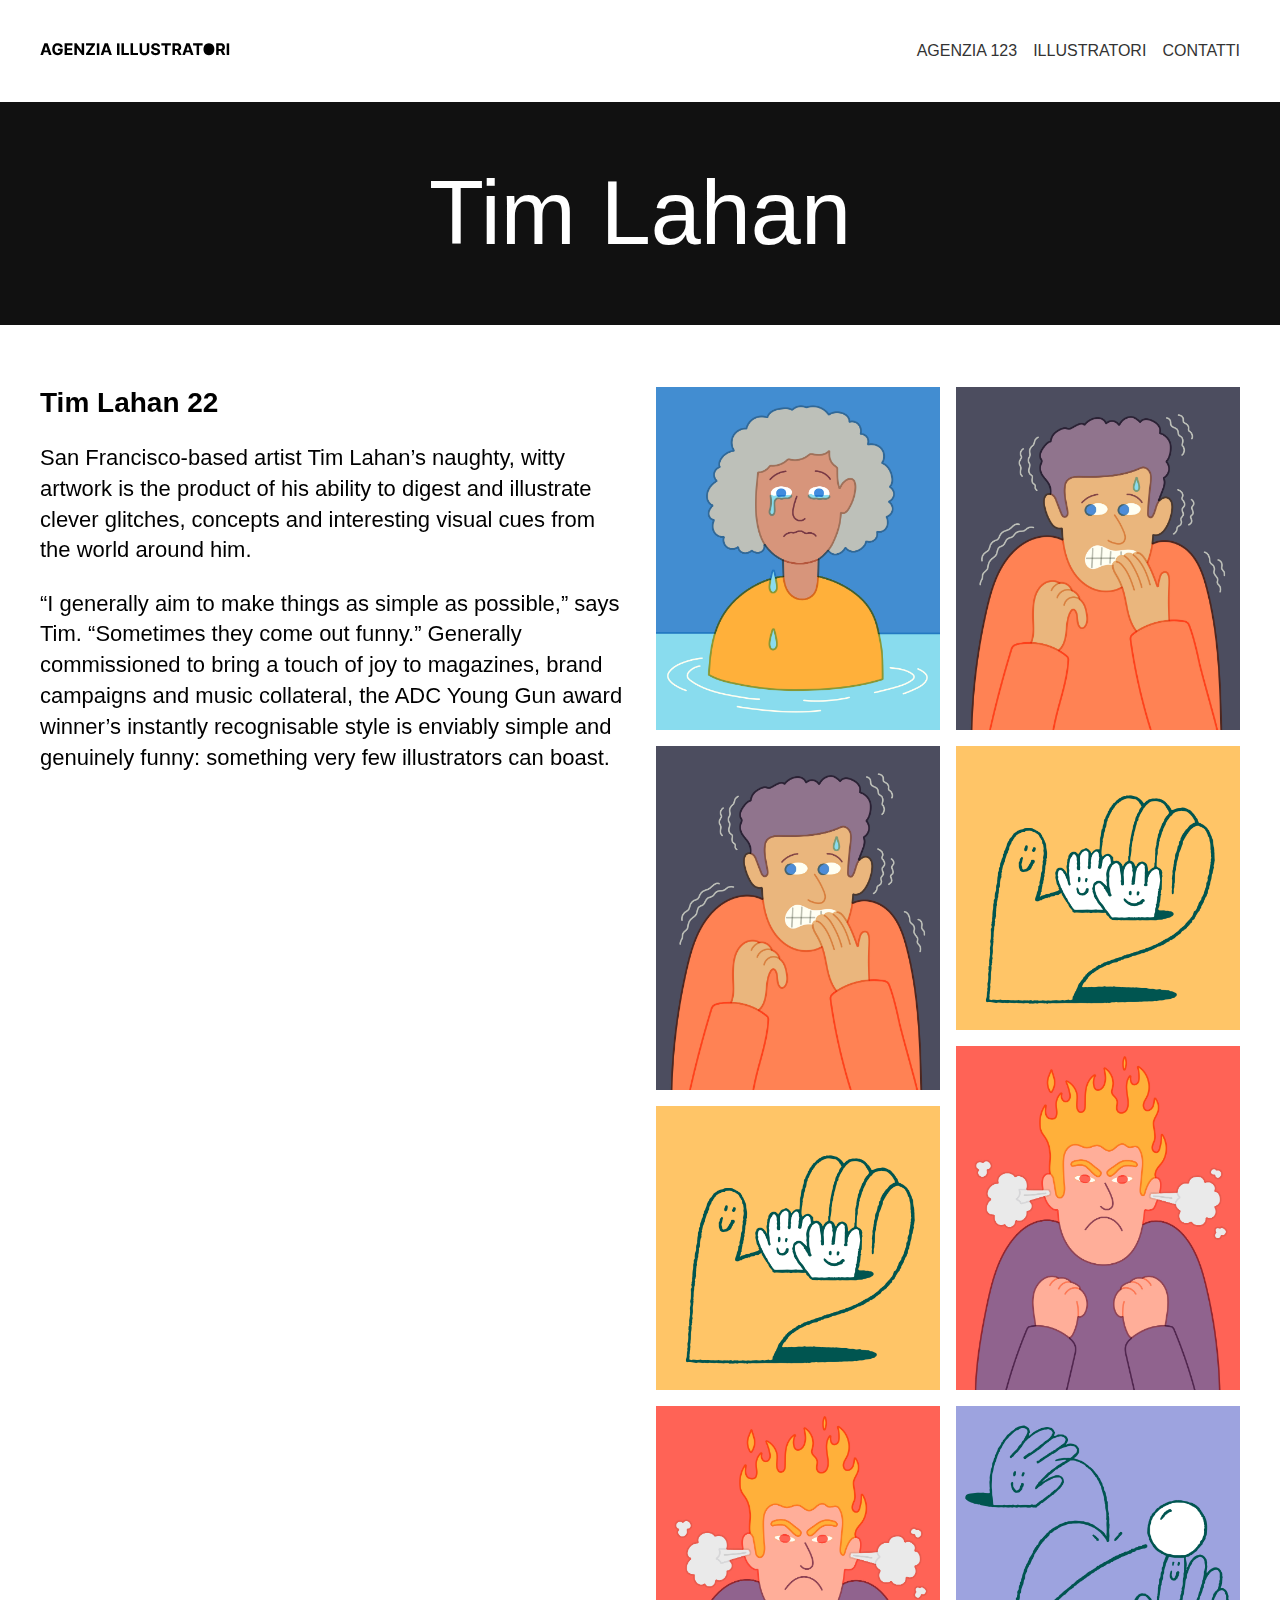
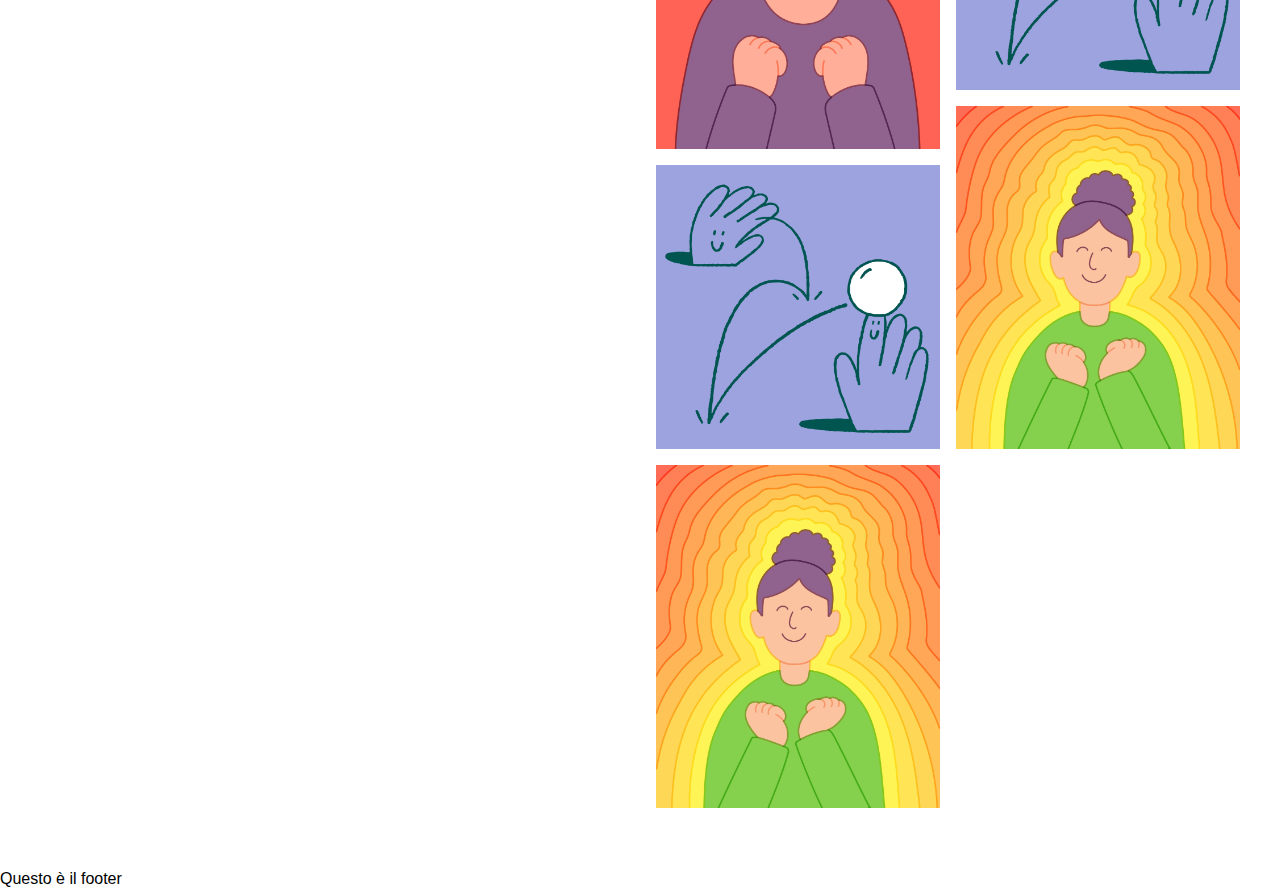
<file: pagina-illutratore.html>
<!DOCTYPE html>
<html lang="en">
<head>
    <meta charset="UTF-8">
    <meta name="viewport" content="width=device-width, initial-scale=1.0">
    <title>Document</title>
    <link rel="stylesheet" href="css/style.css">
</head>
<body>
    <header>
        <div>
            <a href="index.html"><svg width="190" height="13" viewBox="0 0 190 13" fill="none" xmlns="http://www.w3.org/2000/svg">
                <path d="M189.159 0.363647V12H186.699V0.363647H189.159Z" fill="black"/>
                <path d="M176.199 12V0.363647H180.79C181.669 0.363647 182.419 0.520844 183.04 0.835238C183.665 1.14584 184.14 1.58713 184.466 2.1591C184.795 2.72728 184.96 3.39584 184.96 4.16478C184.96 4.93751 184.794 5.60228 184.46 6.1591C184.127 6.71213 183.644 7.13637 183.011 7.43183C182.383 7.72728 181.621 7.87501 180.727 7.87501H177.653V5.89774H180.33C180.799 5.89774 181.189 5.83335 181.5 5.70456C181.811 5.57577 182.042 5.38259 182.193 5.12501C182.348 4.86744 182.426 4.54736 182.426 4.16478C182.426 3.77842 182.348 3.45266 182.193 3.18751C182.042 2.92236 181.809 2.7216 181.494 2.58524C181.184 2.44509 180.792 2.37501 180.318 2.37501H178.659V12H176.199ZM182.483 6.70456L185.375 12H182.659L179.83 6.70456H182.483Z" fill="black"/>
                <path d="M174.376 6.18183C174.376 7.45077 174.136 8.53032 173.655 9.42047C173.178 10.3106 172.526 10.9905 171.7 11.4602C170.878 11.9262 169.954 12.1591 168.928 12.1591C167.893 12.1591 166.965 11.9243 166.143 11.4546C165.321 10.9849 164.672 10.3049 164.195 9.41479C163.717 8.52464 163.479 7.44698 163.479 6.18183C163.479 4.91289 163.717 3.83335 164.195 2.9432C164.672 2.05304 165.321 1.37501 166.143 0.909105C166.965 0.439408 167.893 0.204559 168.928 0.204559C169.954 0.204559 170.878 0.439408 171.7 0.909105C172.526 1.37501 173.178 2.05304 173.655 2.9432C174.136 3.83335 174.376 4.91289 174.376 6.18183Z" fill="black"/>
                <path d="M153.084 2.39206V0.363647H162.641V2.39206H159.078V12H156.646V2.39206H153.084Z" fill="black"/>
                <path d="M144.986 12H142.349L146.366 0.363647H149.537L153.548 12H150.912L147.997 3.02274H147.906L144.986 12ZM144.821 7.42615H151.048V9.3466H144.821V7.42615Z" fill="black"/>
                <path d="M132.48 12V0.363647H137.071C137.95 0.363647 138.7 0.520844 139.321 0.835238C139.946 1.14584 140.421 1.58713 140.747 2.1591C141.077 2.72728 141.241 3.39584 141.241 4.16478C141.241 4.93751 141.075 5.60228 140.741 6.1591C140.408 6.71213 139.925 7.13637 139.293 7.43183C138.664 7.72728 137.902 7.87501 137.009 7.87501H133.935V5.89774H136.611C137.08 5.89774 137.471 5.83335 137.781 5.70456C138.092 5.57577 138.323 5.38259 138.474 5.12501C138.63 4.86744 138.707 4.54736 138.707 4.16478C138.707 3.77842 138.63 3.45266 138.474 3.18751C138.323 2.92236 138.09 2.7216 137.776 2.58524C137.465 2.44509 137.073 2.37501 136.599 2.37501H134.94V12H132.48ZM138.764 6.70456L141.656 12H138.94L136.111 6.70456H138.764Z" fill="black"/>
                <path d="M121.349 2.39206V0.363647H130.906V2.39206H127.344V12H124.912V2.39206H121.349Z" fill="black"/>
                <path d="M117.621 3.71024C117.575 3.25191 117.38 2.89585 117.036 2.64206C116.691 2.38827 116.223 2.26138 115.632 2.26138C115.231 2.26138 114.892 2.3182 114.615 2.43183C114.339 2.54168 114.126 2.69509 113.979 2.89206C113.835 3.08903 113.763 3.31251 113.763 3.56251C113.755 3.77085 113.799 3.95267 113.893 4.10797C113.992 4.26327 114.126 4.39774 114.297 4.51138C114.467 4.62123 114.664 4.71782 114.888 4.80115C115.111 4.8807 115.35 4.94888 115.604 5.0057L116.649 5.2557C117.157 5.36933 117.623 5.52085 118.047 5.71024C118.471 5.89964 118.839 6.13259 119.149 6.4091C119.46 6.68562 119.7 7.01138 119.871 7.38638C120.045 7.76138 120.134 8.1913 120.138 8.67615C120.134 9.38827 119.952 10.0057 119.592 10.5284C119.236 11.0474 118.721 11.4508 118.047 11.7387C117.376 12.0227 116.568 12.1648 115.621 12.1648C114.681 12.1648 113.863 12.0208 113.166 11.733C112.473 11.4451 111.931 11.019 111.541 10.4546C111.155 9.88638 110.952 9.18373 110.933 8.34661H113.314C113.34 8.73676 113.452 9.06251 113.649 9.32388C113.85 9.58145 114.117 9.77653 114.45 9.90911C114.787 10.0379 115.168 10.1023 115.592 10.1023C116.009 10.1023 116.371 10.0417 116.678 9.92047C116.988 9.79926 117.229 9.6307 117.399 9.41479C117.57 9.19888 117.655 8.95077 117.655 8.67047C117.655 8.4091 117.577 8.18941 117.422 8.01138C117.27 7.83335 117.047 7.68183 116.751 7.55683C116.46 7.43183 116.102 7.3182 115.678 7.21592L114.411 6.89774C113.429 6.6591 112.655 6.286 112.087 5.77842C111.518 5.27085 111.236 4.58714 111.24 3.72729C111.236 3.02274 111.424 2.40721 111.803 1.8807C112.185 1.35418 112.71 0.943196 113.376 0.647741C114.043 0.352287 114.801 0.204559 115.649 0.204559C116.513 0.204559 117.267 0.352287 117.911 0.647741C118.558 0.943196 119.062 1.35418 119.422 1.8807C119.782 2.40721 119.967 3.01706 119.979 3.71024H117.621Z" fill="black"/>
                <path d="M106.824 0.363647H109.284V7.92047C109.284 8.76895 109.081 9.51137 108.676 10.1477C108.275 10.7841 107.712 11.2803 106.989 11.6364C106.265 11.9886 105.422 12.1648 104.46 12.1648C103.494 12.1648 102.65 11.9886 101.926 11.6364C101.203 11.2803 100.64 10.7841 100.239 10.1477C99.8371 9.51137 99.6364 8.76895 99.6364 7.92047V0.363647H102.097V7.71024C102.097 8.15342 102.193 8.54736 102.386 8.89206C102.583 9.23675 102.86 9.50759 103.216 9.70456C103.572 9.90153 103.987 10 104.46 10C104.938 10 105.352 9.90153 105.705 9.70456C106.061 9.50759 106.335 9.23675 106.528 8.89206C106.725 8.54736 106.824 8.15342 106.824 7.71024V0.363647Z" fill="black"/>
                <path d="M90.5582 12V0.363647H93.0185V9.9716H98.0071V12H90.5582Z" fill="black"/>
                <path d="M81.4801 12V0.363647H83.9403V9.9716H88.929V12H81.4801Z" fill="black"/>
                <path d="M79.456 0.363647V12H76.9957V0.363647H79.456Z" fill="black"/>
                <path d="M63.3295 12H60.6932L64.7102 0.363647H67.8807L71.892 12H69.2557L66.3409 3.02274H66.25L63.3295 12ZM63.1648 7.42615H69.392V9.3466H63.1648V7.42615Z" fill="black"/>
                <path d="M59.2997 0.363647V12H56.8395V0.363647H59.2997Z" fill="black"/>
                <path d="M46.0426 12V10.5398L51.8494 2.39206H46.0312V0.363647H54.9403V1.82387L49.1278 9.9716H54.9517V12H46.0426Z" fill="black"/>
                <path d="M44.1349 0.363647V12H42.0099L36.9474 4.67615H36.8622V12H34.402V0.363647H36.5611L41.5838 7.68183H41.6861V0.363647H44.1349Z" fill="black"/>
                <path d="M24.6051 12V0.363647H32.446V2.39206H27.0653V5.16478H32.0426V7.19319H27.0653V9.9716H32.4688V12H24.6051Z" fill="black"/>
                <path d="M20.1491 4.12501C20.0696 3.8485 19.9579 3.60418 19.8139 3.39206C19.67 3.17615 19.4938 2.99433 19.2855 2.84661C19.081 2.69509 18.8461 2.57956 18.581 2.50001C18.3196 2.42047 18.0298 2.3807 17.7116 2.3807C17.117 2.3807 16.5942 2.52842 16.1435 2.82388C15.6965 3.11933 15.348 3.54926 15.098 4.11365C14.848 4.67426 14.723 5.35986 14.723 6.17047C14.723 6.98107 14.8461 7.67047 15.0923 8.23865C15.3385 8.80683 15.687 9.24054 16.1378 9.53979C16.5885 9.83524 17.1207 9.98297 17.7344 9.98297C18.2912 9.98297 18.7666 9.88448 19.1605 9.68751C19.5582 9.48676 19.8613 9.20456 20.0696 8.84092C20.2817 8.47729 20.3878 8.04736 20.3878 7.55115L20.8878 7.62501H17.8878V5.77274H22.7571V7.23865C22.7571 8.26138 22.5412 9.14017 22.1094 9.87501C21.6776 10.6061 21.0829 11.1705 20.3253 11.5682C19.5677 11.9621 18.7003 12.1591 17.723 12.1591C16.6321 12.1591 15.6738 11.9186 14.848 11.4375C14.0223 10.9527 13.3783 10.2652 12.9162 9.37501C12.4579 8.48107 12.2287 7.42047 12.2287 6.1932C12.2287 5.25001 12.3651 4.40911 12.6378 3.67047C12.9143 2.92804 13.3007 2.29926 13.7969 1.78411C14.2931 1.26895 14.8707 0.876908 15.5298 0.607968C16.1889 0.339029 16.9029 0.204559 17.6719 0.204559C18.331 0.204559 18.9446 0.30115 19.5128 0.494332C20.081 0.683726 20.5848 0.952666 21.0241 1.30115C21.4673 1.64963 21.8291 2.06441 22.1094 2.54547C22.3897 3.02274 22.5696 3.54926 22.6491 4.12501H20.1491Z" fill="black"/>
                <path d="M3.01705 12H0.380682L4.39773 0.363647H7.56818L11.5795 12H8.94318L6.02841 3.02274H5.9375L3.01705 12ZM2.85227 7.42615H9.07955V9.3466H2.85227V7.42615Z" fill="black"/>
                </svg>
            </a>
        </div>
        <nav>
            <ul>
                <li><a href="">Agenzia 123</a></li>
                <li><a href="">Illustratori</a></li>
                <li><a href="">Contatti</a></li>
            </ul>
        </nav>
    </header>
    <main>
        <section class="info">
            <h1>Tim Lahan</h1>
        </section>
        <section class="illustratore">
            <div class="bio">
                <div class="sticky">
                    <h2>Tim Lahan 22</h2>
                    <p>San Francisco-based artist Tim Lahan’s naughty, witty artwork is the product of his ability to digest and illustrate clever glitches, concepts and interesting visual cues from the world around him. </p>
                    <p>“I generally aim to make things as simple as possible,” says Tim. “Sometimes they come out funny.” Generally commissioned to bring a touch of joy to magazines, brand campaigns and music collateral, the ADC Young Gun award winner’s instantly recognisable style is enviably simple and genuinely funny: something very few illustrators can boast.</p>
                </div>
            </div>
            <div class="lavori">
               <a href="#myModal-1"> <img src="immagini/AP_Tim_Lahan_emotions_1_2x.jpg" alt="" srcset=""></a>
               <a href="#myModal-2"><img src="immagini/AP_Tim_Lahan_emotions_2_2x.jpg" alt="" srcset=""></a>
                <img src="immagini/AP_Tim_Lahan_ONEMEDICAL_1_2x.jpg" alt="" srcset="">
                <img src="immagini/AP_Tim_Lahan_emotions_4_2x.jpg" alt="" srcset="">
                <img src="immagini/AP_Tim_Lahan_ONEMEDICAL_3_2x.jpg" alt="" srcset="">
                <img src="immagini/AP_Tim_Lahan_emotions_3_2x.jpg" alt="" srcset="">
                <img src="immagini/AP_Tim_Lahan_emotions_2_2x.jpg" alt="" srcset="">
                <img src="immagini/AP_Tim_Lahan_ONEMEDICAL_1_2x.jpg" alt="" srcset="">
                <img src="immagini/AP_Tim_Lahan_emotions_4_2x.jpg" alt="" srcset="">
                <img src="immagini/AP_Tim_Lahan_ONEMEDICAL_3_2x.jpg" alt="" srcset="">
                <img src="immagini/AP_Tim_Lahan_emotions_3_2x.jpg" alt="" srcset="">
            </div>
        </section>
    </main>
    <footer>
        <p>Questo è il footer</p>
    </footer>
    <div id="myModal-1" class="modal">
        <div class="modal-content">
          <a href="#" id="closeModal" class="close">&times</a>
          <img src="immagini/AP_Tim_Lahan_emotions_1_2x.jpg">
        </div>
    </div>
    <div id="myModal-2" class="modal">
        <div class="modal-content">
          <a href="#" id="closeModal" class="close">&times</a>
          <img src="immagini/AP_Tim_Lahan_emotions_2_2x.jpg">
        </div>
    </div>
</body>
</html>
</file>
<file: css/style.css>
body {
    margin: 0;
    font-family: -apple-system, BlinkMacSystemFont, "Segoe UI", Roboto, Helvetica, Arial, sans-serif, "Apple Color Emoji", "Segoe UI Emoji", "Segoe UI Symbol";
}

h1, h2, h3, h4, h5, h6, p, ul, ol {
    margin: 0;
    padding: 0;
}

img {
    max-width: 100%;
    display: block;
}

header {
    max-width: 1200px;
    margin: auto;
    display: flex;
    justify-content: space-between;
    padding: 42px 16px;
    margin: auto;
}

header nav ul {
    list-style: none;
    display: flex;
    gap: 16px;
    text-transform: uppercase;
}

header nav ul a {
    text-decoration: none;
    color: #333;
}

header nav ul a:hover {
    color: #000;
} 

.info {
    background-color: #111;
    color: #fff;
    padding: 62px 16px;
}

.info h1 {
    text-align: center;
    font-size: 90px;
    font-weight: normal;
    max-width: 900px;
    margin: auto;
    line-height: 1.1;
}

.card {
    max-width: 900px;
    margin: auto;
    padding: 62px 16px;
    display: grid;
    grid-template-columns: repeat(auto-fill, minmax(250px, 1fr));
    gap:32px;
}

.card img {
    height: 300px;
    width: 100%;
    object-fit: cover;
    border-radius:16px 16px 0 0;
}

.card .testo {
    background-color: #fff;
    padding: 16px;
    border-radius:0 0 16px 16px;
}

.card h2, .card p {
    font-size: 18px;
}

.illustratore {
    max-width: 1200px;
    margin: auto;
    display: grid;
    grid-template-columns: 1fr 1fr;
    gap: 32px;
    padding: 62px 16px;
}

.illustratore .sticky {
    position: sticky;
    top:20px;
}

.illustratore .bio h2 {
    font-size: 28px;
    margin-bottom: 1.5rem;
}

.illustratore .bio p {
    font-size: 22px;
    line-height: 1.4;
    margin-bottom: 1.4rem;
}

.illustratore .lavori {
    column-count: 2;
    column-gap: 16px;
}

.illustratore .lavori img {
    margin-bottom: 16px;
}

.info-prova {
    display: grid;
    grid-template-columns: 1fr 1fr;
    max-width: 900px;
    margin: auto;
    background-image: url(../immagini/AP_Tim_Lahan_emotions_1_2x.jpg);
    background-size: cover;
    background-position: center;
    height: 400px;
}

.modal {
    display: none;
    position: fixed;
    z-index: 9999;
    left: 0;
    top: 0;
    width: 100%;
    height: 100%;
    overflow: auto;
    background-color: rgba(0, 0, 0, 0.7);
}

.modal:target {
    display: block;
}

.modal-content {
    display: flex;
    justify-content: center;
    align-items: center;
    height: 100%;
}

.modal img {
    max-width: 80%;
    max-height: 80%;
}

.close {
    color: #fff;
    position: absolute;
    top: 20px;
    right: 30px;
    font-size: 30px;
    font-weight: bold;
    cursor: pointer;
    text-decoration: none;
}

.close:hover {
    color: red;
}

@media (max-width:600px) {
    .info h1 {
        font-size: 64px;
    }

    header {
        flex-direction: column;
        gap: 8px;
    }

    .illustratore {
        grid-template-columns: 1fr;
    }
}
</file>
